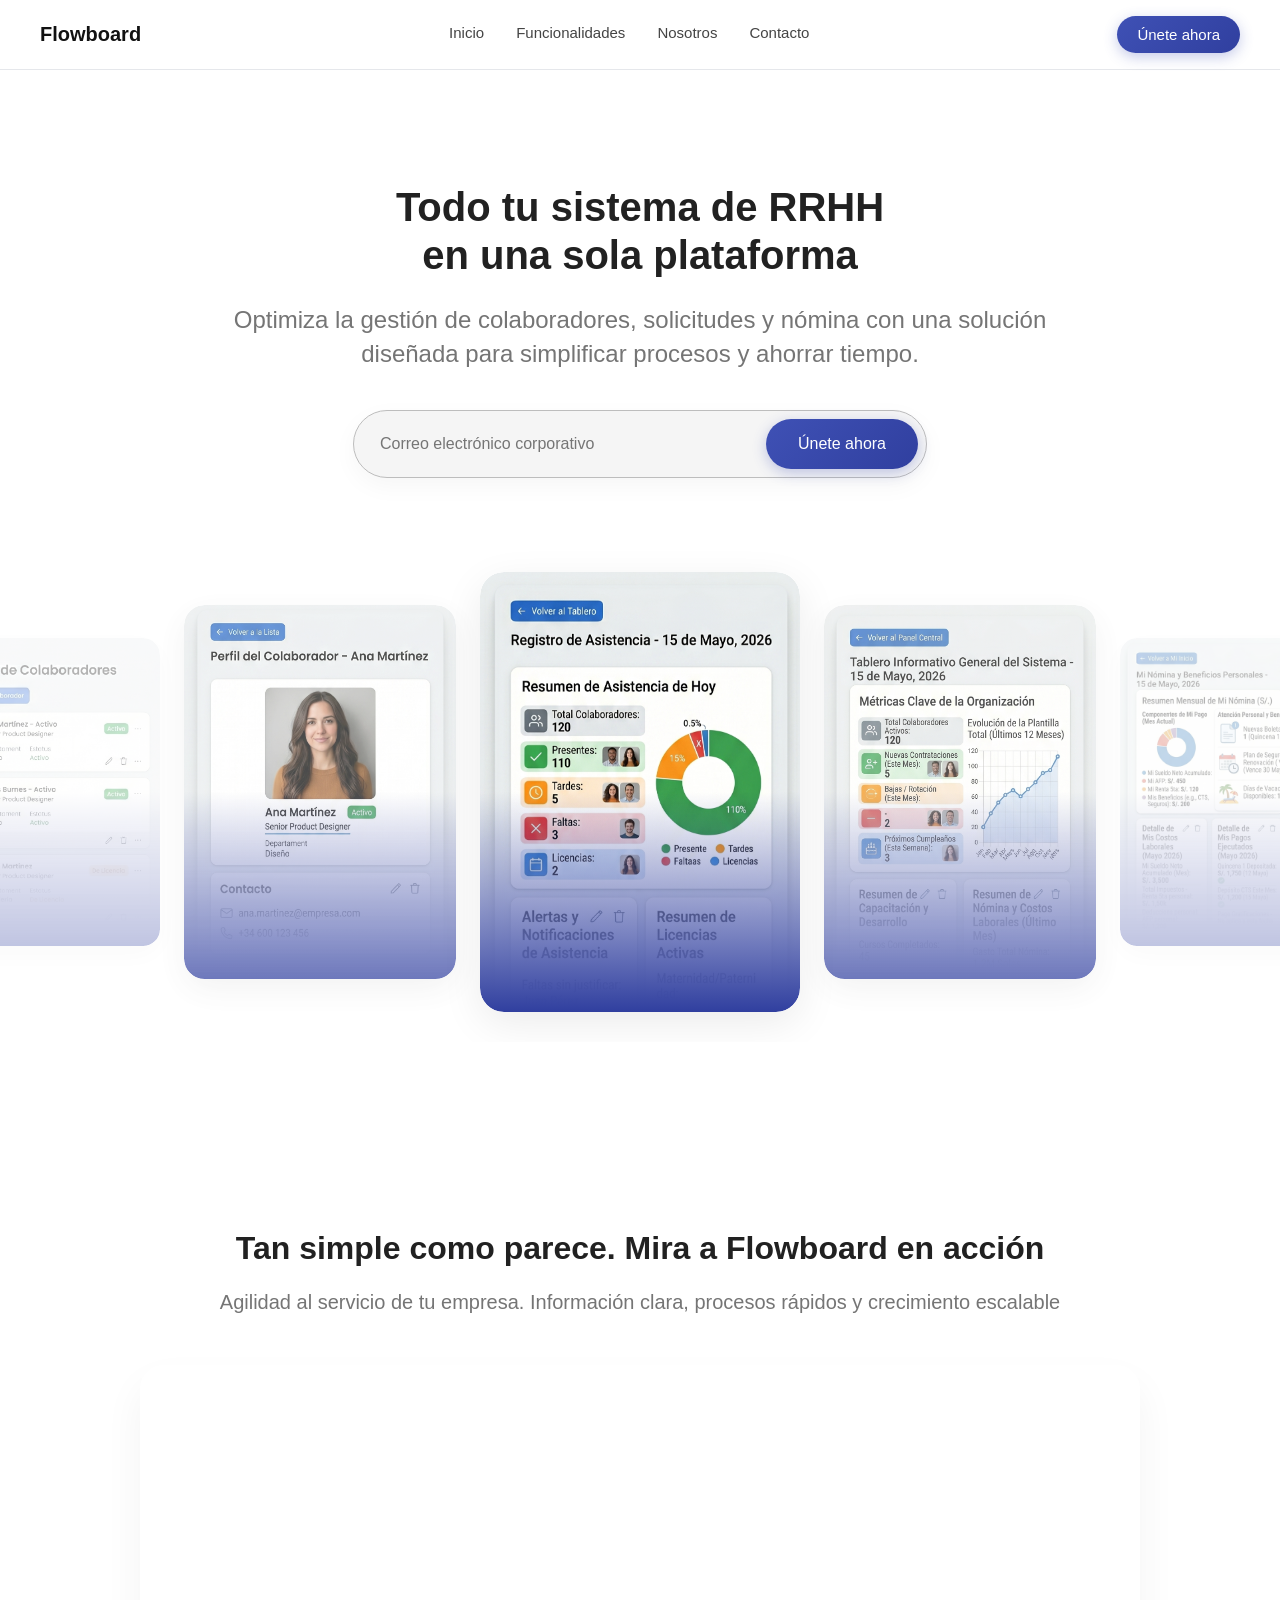
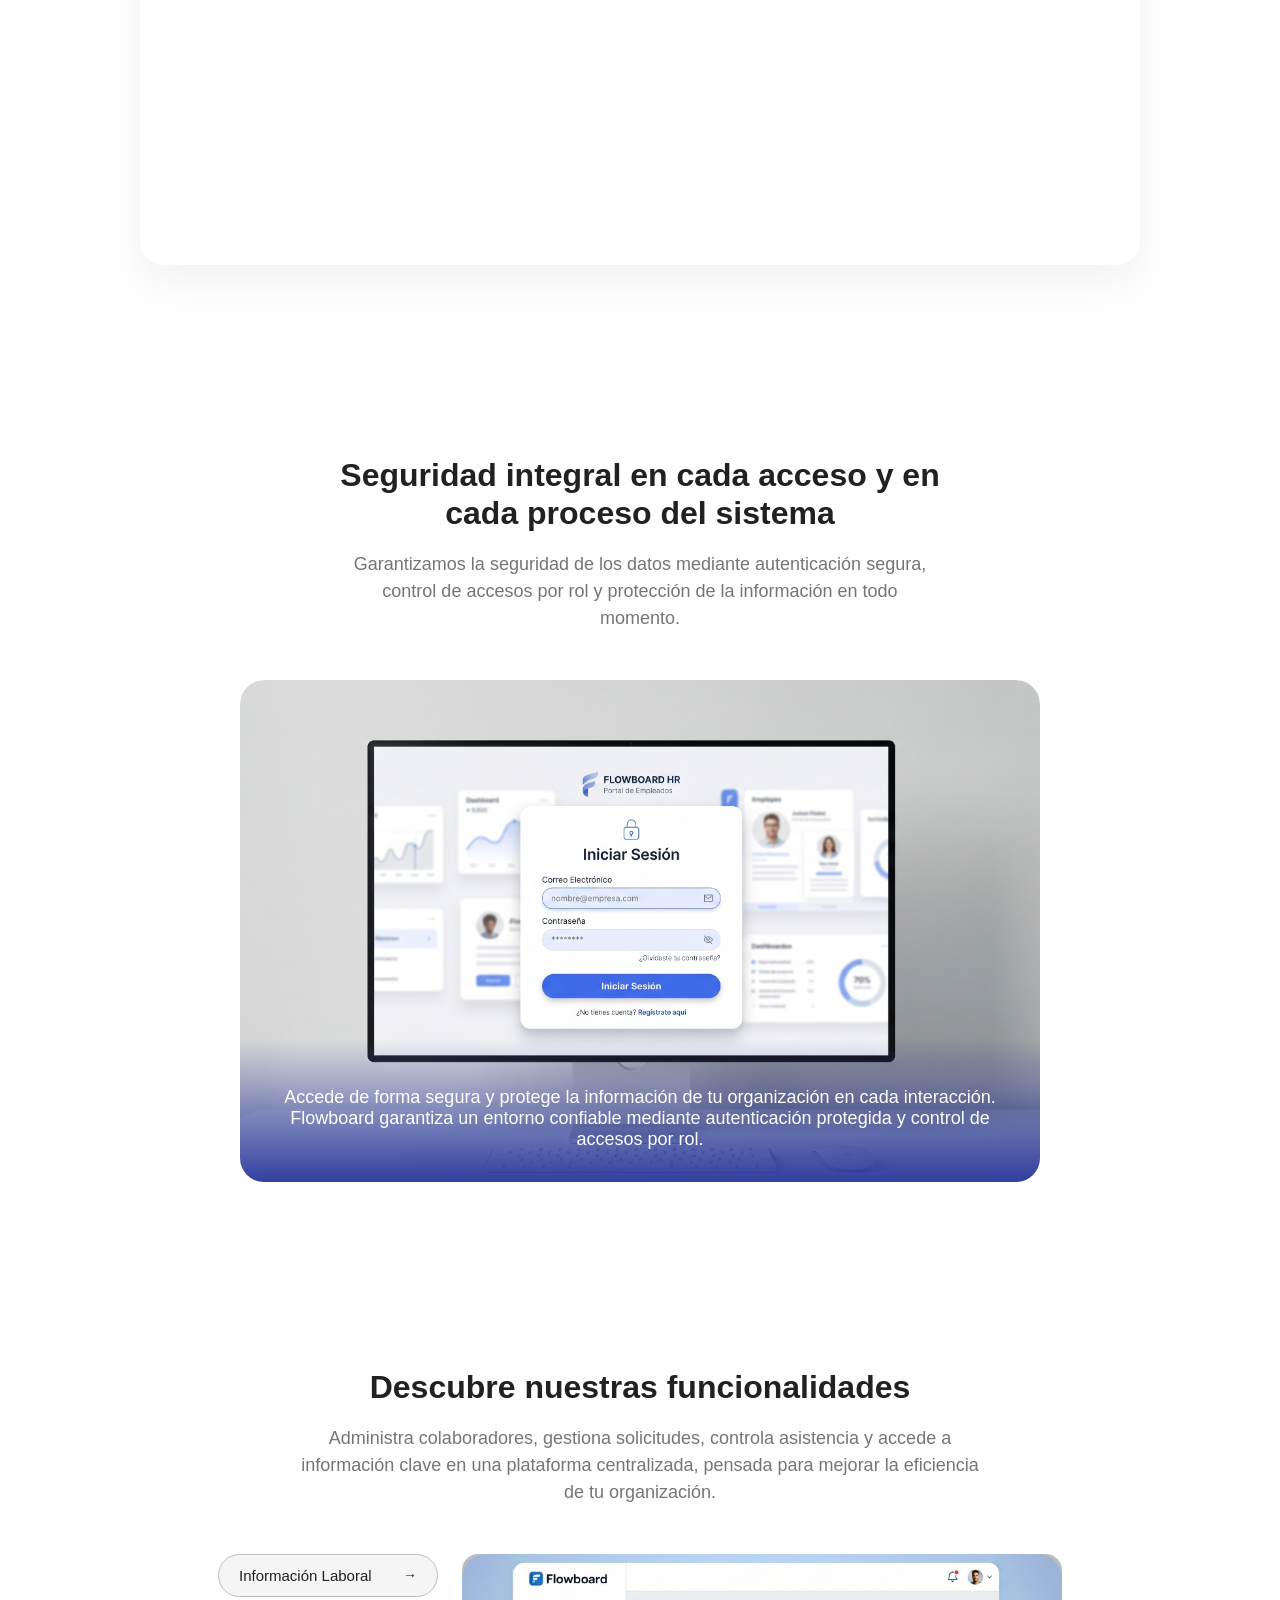
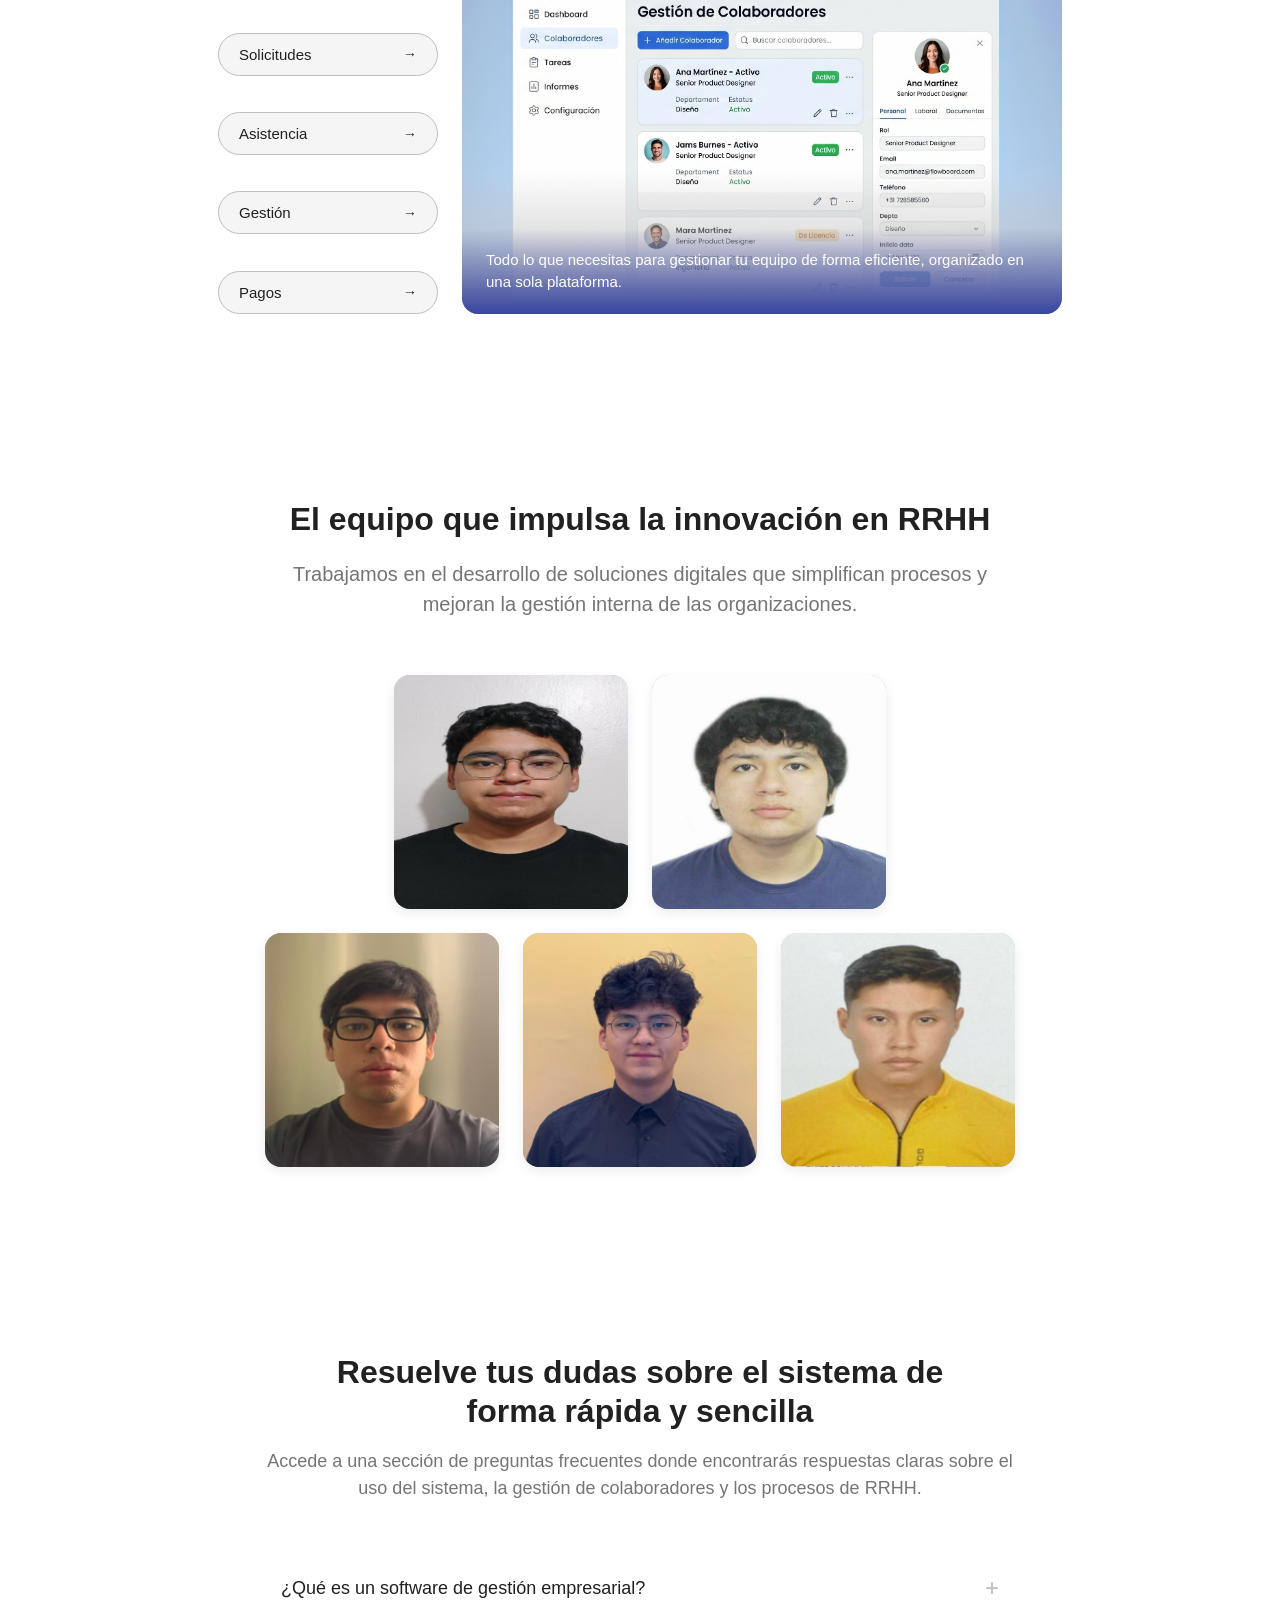
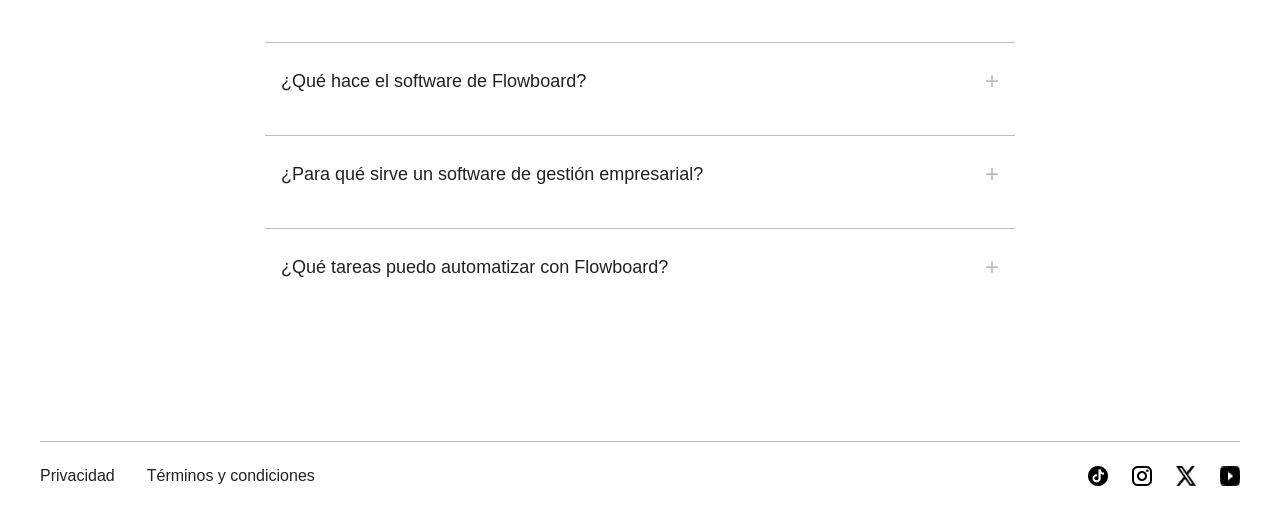
<file: index.html>
<!DOCTYPE html>
<html lang="es">

<head>
    <meta charset="UTF-8">
    <meta name="viewport" content="width=device-width, initial-scale=1.0">
    <link rel="stylesheet" href="src/styles.css">
    <link rel="icon" type="image/png" href="src/assets/Head-favicon/Header-icon.png">
    <title>Flowboard</title>
</head>

<body>
    <div id="notification-banner" class="notification-banner">
        <span id="notification-text"></span>
    </div>
    <header class="header">
        <div class="header-container">
            <div class="header-logo">
                <span class="logo-text">Flowboard</span>
            </div>

            <nav class="header-nav">
                <a href="#hero-section" class="nav-link">Inicio</a>
                <a href="#funcionalidades-section" class="nav-link">Funcionalidades</a>
                <a href="#nosotros" class="nav-link">Nosotros</a>
                <a href="#Contacto" class="nav-link">Contacto</a>
            </nav>

            <div class="header-cta">
                <button class="header-button">Únete ahora</button>
            </div>
        </div>
    </header>
    <section class="hero-section" id="hero-section">
        <div class="hero-container">
            <h1 class="hero-title">Todo tu sistema de RRHH en una sola plataforma</h1>

            <p class="hero-lead">
                Optimiza la gestión de colaboradores, solicitudes y nómina con una solución diseñada para simplificar
                procesos y ahorrar tiempo.
            </p>

        <form class="cta-form" id="subscription-form">
            <div class="input-container">
                <input type="email" placeholder="Correo electrónico corporativo" class="hero-input" required>
                <button type="submit" class="hero-button">Únete ahora</button>
            </div>
            <p id="form-message" class="form-message"></p>
        </form>
        </div>
        <div class="carousel-container">
            <div class="visual-card"><img src="src/assets/Hero-Section-Images/Hero-Section-Image1.png"
                    alt="Flowboard Dashboard" class="card-image"></div>
            <div class="visual-card"><img src="src/assets/Hero-Section-Images/Hero-Section-Image2.png"
                    alt="Flowboard Dashboard" class="card-image"></div>
            <div class="visual-card"><img src="src/assets/Hero-Section-Images/Hero-Section-Image3.png"
                    alt="Flowboard Dashboard" class="card-image"></div>
            <div class="visual-card"><img src="src/assets/Hero-Section-Images/Hero-Section-Image4.png"
                    alt="Flowboard Dashboard" class="card-image"></div>
            <div class="visual-card"><img src="src/assets/Hero-Section-Images/Hero-Section-Image5.png"
                    alt="Flowboard Dashboard" class="card-image"></div>
        </div>
    </section>
    <section class="software-demo-section" id="funcionalidades-section">
        <div class="demo-container">
            <h2 class="demo-title">Tan simple como parece. Mira a Flowboard en acción</h2>

            <p class="demo-subtitle">
                Agilidad al servicio de tu empresa. Información clara, procesos rápidos y crecimiento escalable
            </p>

            <div class="video-container">
                <video class="demo-gif" autoplay loop muted playsinline>
                    <source src="src/assets/DemoSection-gif/Software-demo-section.mp4" type="video/mp4">
                </video>
            </div>
        </div>
    </section>

    <section class="security-section" id="security">
        <div class="security-container">
            <h2 class="security-title">Seguridad integral en cada acceso y en cada proceso del sistema</h2>
            <p class="security-subtitle">Garantizamos la seguridad de los datos mediante autenticación segura, control
                de accesos por rol y protección de la información en todo momento.</p>

            <div class="security-display">
                <img src="src/assets/Security-section-images/Security-section-image1.png" alt="Seguridad Flowboard"
                    class="security-image">
                <div class="security-overlay">
                    <p class="security-overlay-text">Accede de forma segura y protege la información de tu organización
                        en cada interacción.
                        Flowboard garantiza un entorno confiable mediante autenticación protegida y control de accesos
                        por rol.</p>
                </div>
            </div>
        </div>
    </section>

    <section class="features-section" id="funcionalidades">
        <div class="features-container">
            <h2 class="features-title">Descubre nuestras funcionalidades</h2>
            <p class="features-subtitle">Administra colaboradores, gestiona solicitudes, controla asistencia y accede a
                información clave en una plataforma centralizada, pensada para mejorar la eficiencia de tu organización.
            </p>

            <div class="features-layout">
                <div class="features-list">
                    <button class="feature-pill" onclick="selectFeature(this, 0)">Información Laboral <span
                            class="pill-arrow">→</span></button>
                    <button class="feature-pill" onclick="selectFeature(this, 1)">Solicitudes <span
                            class="pill-arrow">→</span></button>
                    <button class="feature-pill" onclick="selectFeature(this, 2)">Asistencia <span
                            class="pill-arrow">→</span></button>
                    <button class="feature-pill" onclick="selectFeature(this, 3)">Gestión <span
                            class="pill-arrow">→</span></button>
                    <button class="feature-pill" onclick="selectFeature(this, 4)">Pagos <span
                            class="pill-arrow">→</span></button>
                </div>

                <div class="features-display">
                    <img src="src/assets/Features-Section-Images/Features-Section-Image1.png" alt="Flowboard Dashboard"
                        class="card-image features-image">
                    <p class="features-desc-text">Todo lo que necesitas para gestionar tu equipo de forma eficiente,
                        organizado en una sola plataforma.</p>
                </div>
            </div>
    </section>

    <section id="nosotros" class="team-section">
        <div class="team-container">
            <h2 class="team-title">El equipo que impulsa la innovación en RRHH</h2>

            <p class="team-subtitle">
                Trabajamos en el desarrollo de soluciones digitales que simplifican procesos y mejoran la gestión
                interna de las organizaciones.
            </p>

            <div class="team-grid">

                <div class="team-member">
                    <img src="src/assets/team/diego_diaz.png" alt="Diego Díaz" class="member-photo">
                </div>

                <div class="team-member">
                    <img src="src/assets/team/oscar_vasquez.png" alt="Oscar Vasquez" class="member-photo">
                </div>

                <div class="team-member">
                    <img src="src/assets/team/dario_avila.png" alt="Dario Avila" class="member-photo">
                </div>

                <div class="team-member">
                    <img src="src/assets/team/salym_galvez.png" alt="Salym Galvez" class="member-photo">
                </div>

                <div class="team-member">
                    <img src="src/assets/team/josue_carpio.png" alt="Josué Carpio" class="member-photo">
                </div>

            </div>
        </div>
    </section>

    <section class="faq-section" id="Contacto">
        <div class="faq-container">
            <h2 class="faq-title">Resuelve tus dudas sobre el sistema de forma rápida y sencilla</h2>
            <p class="faq-subtitle">Accede a una sección de preguntas frecuentes donde encontrarás respuestas claras
                sobre el uso del sistema, la gestión de colaboradores y los procesos de RRHH.</p>

            <div class="faq-list">
                <div class="faq-item">
                    <p class="faq-question">¿Qué es un software de gestión empresarial?</p>
                    <p class="faq-answer">Es una solución tecnológica diseñada para digitalizar y centralizar todas las
                        interacciones, tareas y flujos de trabajo entre los colaboradores de una empresa. Su objetivo
                        principal es transformar procesos manuales en flujos digitales eficientes, permitiendo que cada
                        área de la organización esté conectada en un mismo entorno.</p>
                </div>
                <hr class="faq-divider">
                <div class="faq-item">
                    <p class="faq-question">¿Qué hace el software de Flowboard?</p>
                    <p class="faq-answer">Flowboard es un ecosistema integral altamente personalizable que se adapta a
                        las necesidades específicas de cada organización. Ofrece un conjunto robusto de funcionalidades
                        diseñadas especialmente para que las pequeñas y medianas empresas puedan gestionar su talento y
                        operaciones con herramientas de nivel corporativo.</p>
                </div>
                <hr class="faq-divider">

                <div class="faq-item">
                    <p class="faq-question">¿Para qué sirve un software de gestión empresarial?</p>
                    <p class="faq-answer">Su propósito es impulsar la productividad mediante la automatización de tareas
                        repetitivas y la centralización de la información en tiempo real. Esto facilita una toma de
                        decisiones estratégica basada en datos precisos, agiliza los procesos internos y permite que el
                        equipo se enfoque en lo que realmente importa: el crecimiento del negocio.</p>
                </div>
                <hr class="faq-divider">

                <div class="faq-item">
                    <p class="faq-question">¿Qué tareas puedo automatizar con Flowboard?</p>
                    <p class="faq-answer">Con Flowboard, puedes transformar la operatividad diaria mediante la
                        automatización del envío de solicitudes y la interacción constante entre colaboradores,
                        estableciendo un canal de comunicación directo y eficiente con el departamento de RRHH. La
                        plataforma integra la recuperación automática de datos de asistencia para optimizar la gestión
                        del personal, facilita el procesamiento instantáneo para aceptar o declinar solicitudes
                        recurrentes y asegura un control financiero y administrativo riguroso mediante el envío de
                        notificaciones automáticas cuando se detectan pagos pendientes o incumplimientos en fechas
                        específicas.</p>
                </div>
            </div>
        </div>
    </section>

    <footer class="main-footer">
        <div class="footer-container">
            <hr class="footer-divider">
            <div class="footer-content">
                <div class="footer-links">
                    <a href="privacy.html" class="footer-link">Privacidad</a>
                    <a href="terms.html" class="footer-link">Términos y condiciones</a>
                </div>

                <div class="footer-socials">
                    <a href="#" class="social-icon">
                        <img src="src/assets/icons/tiktok-icon.png" alt="TikTok">
                    </a>
                    <a href="#" class="social-icon">
                        <img src="src/assets/icons/instagram-icon.png" alt="Instagram">
                    </a>
                    <a href="#" class="social-icon">
                        <img src="src/assets/icons/x-icon.png" alt="X">
                    </a>
                    <a href="#" class="social-icon">
                        <img src="src/assets/icons/youtube-icon.png" alt="YouTube">
                    </a>
                </div>
            </div>
        </div>
    </footer>
</body>

<script src="src/script.js"></script>

</html>
</file>
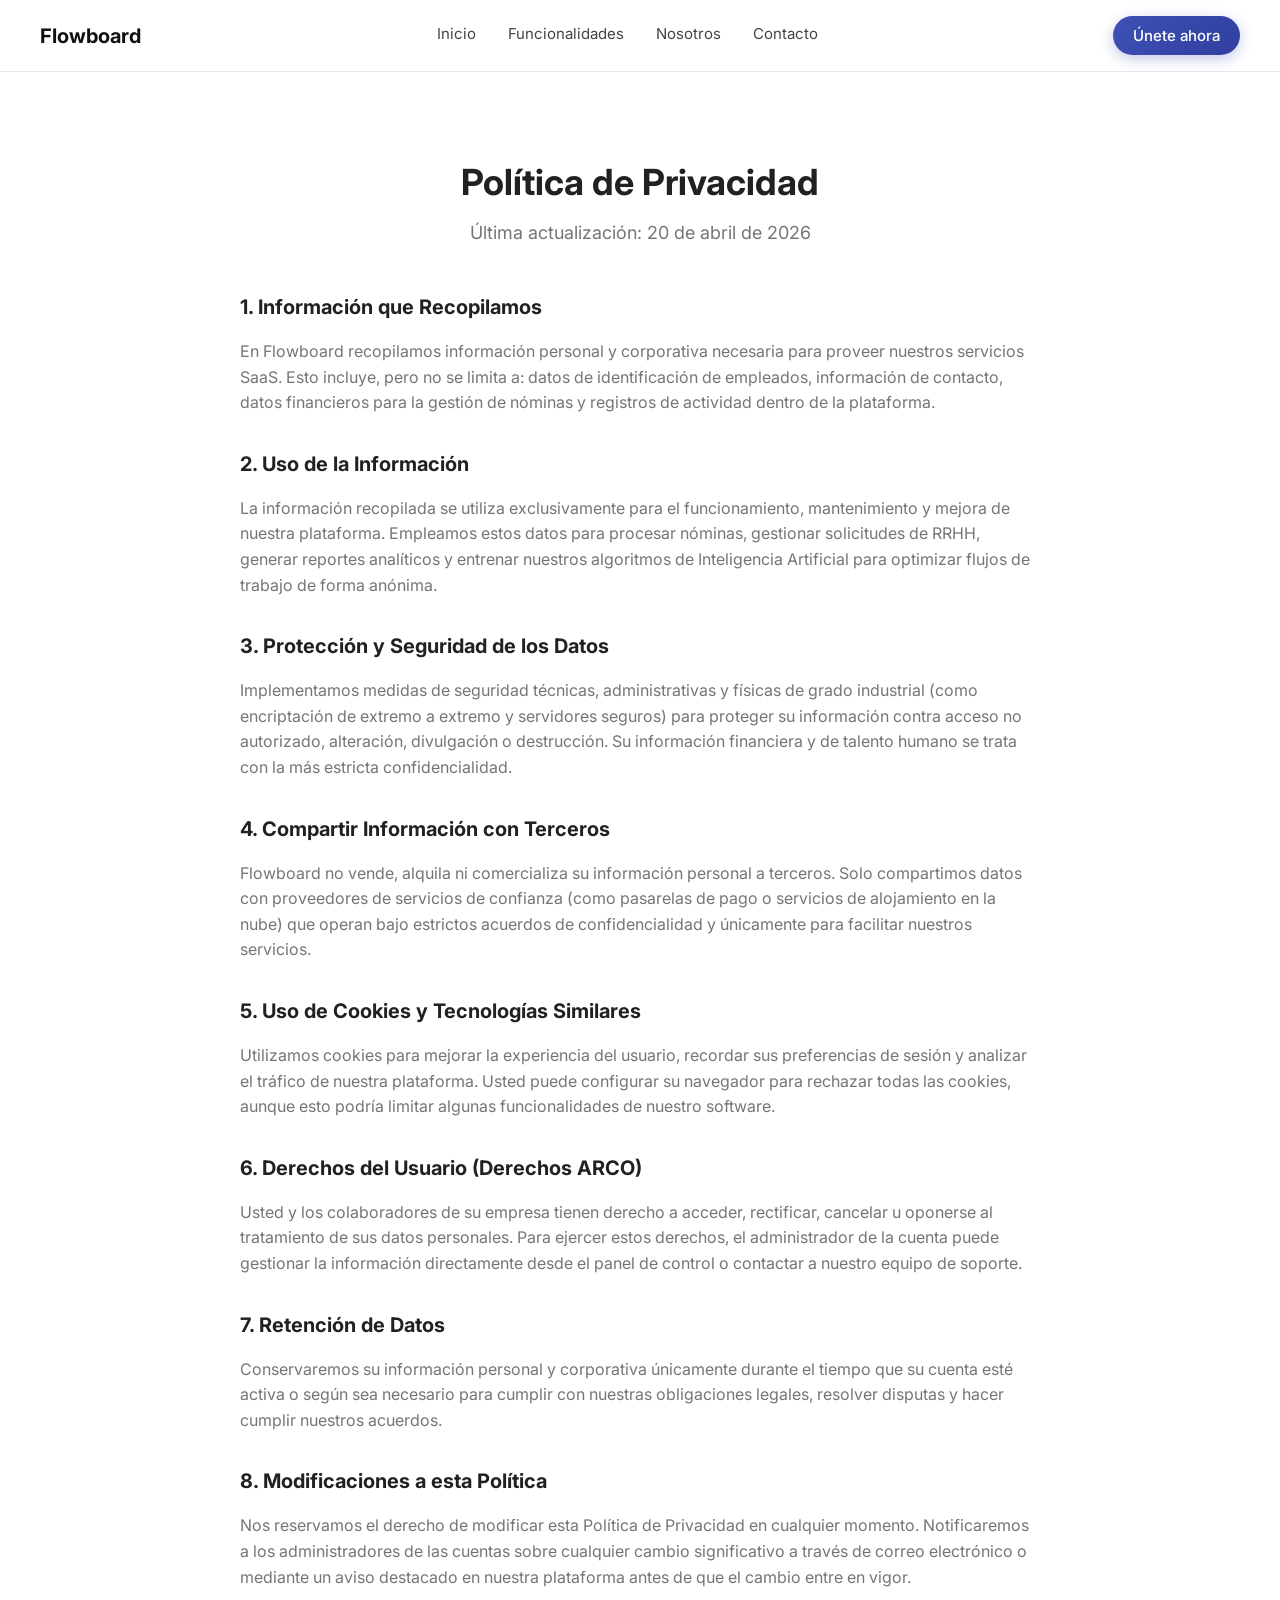
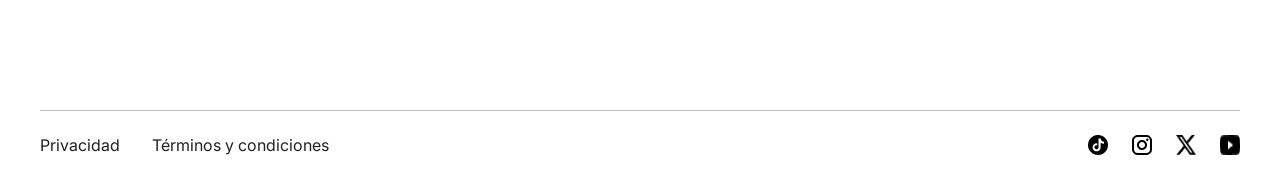
<file: privacy.html>
<!DOCTYPE html>
<html lang="es">
<head>
    <meta charset="UTF-8">
    <meta name="viewport" content="width=device-width, initial-scale=1.0">
    <link href="https://fonts.googleapis.com/css2?family=Inter:wght@400;500;600;700&display=swap" rel="stylesheet">
    <link rel="stylesheet" href="src/styles.css">
    <title>Política de Privacidad - Flowboard</title>
</head>
<body>
    <header class="header">
        <div class="header-container">
            <div class="header-logo">
                <a href="index.html" style="text-decoration: none;"><span class="logo-text">Flowboard</span></a>
            </div>
            <nav class="header-nav">
                <a href="index.html#hero-section" class="nav-link">Inicio</a>
                <a href="index.html#funcionalidades" class="nav-link">Funcionalidades</a>
                <a href="index.html#nosotros" class="nav-link">Nosotros</a>
                <a href="index.html#contacto" class="nav-link">Contacto</a>
            </nav>
            <div class="header-cta">
                <button class="header-button">Únete ahora</button>
            </div>
        </div>
    </header>

    <main class="legal-section">
        <div class="legal-container">
            <h1 class="legal-title">Política de Privacidad</h1>
            <p class="legal-date">Última actualización: 20 de abril de 2026</p>

            <div class="legal-content">
                <h3>1. Información que Recopilamos</h3>
                <p>En Flowboard recopilamos información personal y corporativa necesaria para proveer nuestros servicios SaaS. Esto incluye, pero no se limita a: datos de identificación de empleados, información de contacto, datos financieros para la gestión de nóminas y registros de actividad dentro de la plataforma.</p>

                <h3>2. Uso de la Información</h3>
                <p>La información recopilada se utiliza exclusivamente para el funcionamiento, mantenimiento y mejora de nuestra plataforma. Empleamos estos datos para procesar nóminas, gestionar solicitudes de RRHH, generar reportes analíticos y entrenar nuestros algoritmos de Inteligencia Artificial para optimizar flujos de trabajo de forma anónima.</p>

                <h3>3. Protección y Seguridad de los Datos</h3>
                <p>Implementamos medidas de seguridad técnicas, administrativas y físicas de grado industrial (como encriptación de extremo a extremo y servidores seguros) para proteger su información contra acceso no autorizado, alteración, divulgación o destrucción. Su información financiera y de talento humano se trata con la más estricta confidencialidad.</p>

                <h3>4. Compartir Información con Terceros</h3>
                <p>Flowboard no vende, alquila ni comercializa su información personal a terceros. Solo compartimos datos con proveedores de servicios de confianza (como pasarelas de pago o servicios de alojamiento en la nube) que operan bajo estrictos acuerdos de confidencialidad y únicamente para facilitar nuestros servicios.</p>

                <h3>5. Uso de Cookies y Tecnologías Similares</h3>
                <p>Utilizamos cookies para mejorar la experiencia del usuario, recordar sus preferencias de sesión y analizar el tráfico de nuestra plataforma. Usted puede configurar su navegador para rechazar todas las cookies, aunque esto podría limitar algunas funcionalidades de nuestro software.</p>

                <h3>6. Derechos del Usuario (Derechos ARCO)</h3>
                <p>Usted y los colaboradores de su empresa tienen derecho a acceder, rectificar, cancelar u oponerse al tratamiento de sus datos personales. Para ejercer estos derechos, el administrador de la cuenta puede gestionar la información directamente desde el panel de control o contactar a nuestro equipo de soporte.</p>

                <h3>7. Retención de Datos</h3>
                <p>Conservaremos su información personal y corporativa únicamente durante el tiempo que su cuenta esté activa o según sea necesario para cumplir con nuestras obligaciones legales, resolver disputas y hacer cumplir nuestros acuerdos.</p>

                <h3>8. Modificaciones a esta Política</h3>
                <p>Nos reservamos el derecho de modificar esta Política de Privacidad en cualquier momento. Notificaremos a los administradores de las cuentas sobre cualquier cambio significativo a través de correo electrónico o mediante un aviso destacado en nuestra plataforma antes de que el cambio entre en vigor.</p>
            </div>
        </div>
    </main>

    <footer class="main-footer">
        <div class="footer-container">
            <hr class="footer-divider">
            <div class="footer-content">
                <div class="footer-links">
                    <a href="privacy.html" class="footer-link">Privacidad</a>
                    <a href="terms.html" class="footer-link">Términos y condiciones</a>
                </div>
                <div class="footer-socials">
                    <a href="#" class="social-icon"><img src="src/assets/icons/tiktok-icon.png" alt="TikTok"></a>
                    <a href="#" class="social-icon"><img src="src/assets/icons/instagram-icon.png" alt="Instagram"></a>
                    <a href="#" class="social-icon"><img src="src/assets/icons/x-icon.png" alt="X"></a>
                    <a href="#" class="social-icon"><img src="src/assets/icons/youtube-icon.png" alt="YouTube"></a>
                </div>
            </div>
        </div>
    </footer>
</body>
</html>
</file>
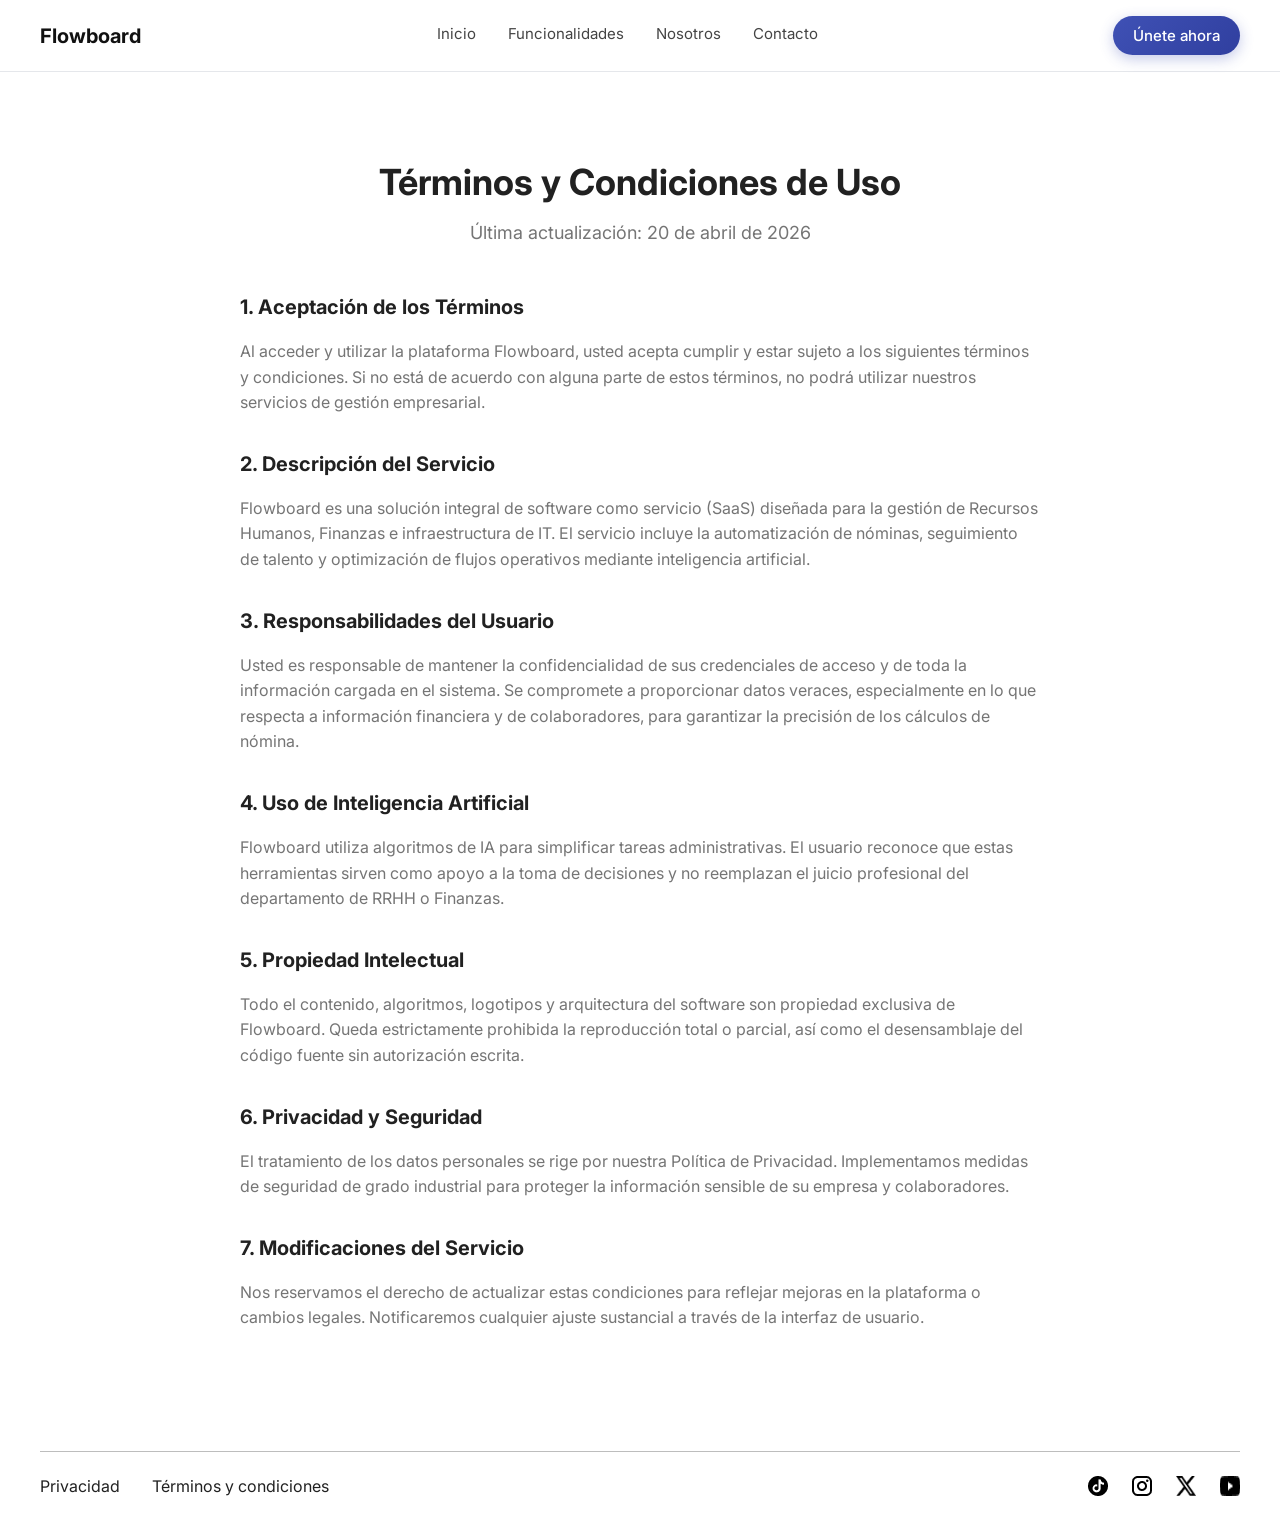
<file: terms.html>
<!DOCTYPE html>
<html lang="es">
<head>
    <meta charset="UTF-8">
    <meta name="viewport" content="width=device-width, initial-scale=1.0">
    <link rel="stylesheet" href="src/styles.css">
    <link href="https://fonts.googleapis.com/css2?family=Inter:wght@400;500;700&display=swap" rel="stylesheet">
    <title>Términos y Condiciones - Flowboard</title>
</head>
<body>
    <header class="header">
        <div class="header-container">
            <div class="header-logo">
                <a href="index.html" style="text-decoration: none;"><span class="logo-text">Flowboard</span></a>
            </div>
            <nav class="header-nav">
                <a href="index.html#hero-section" class="nav-link">Inicio</a>
                <a href="index.html#funcionalidades" class="nav-link">Funcionalidades</a>
                <a href="index.html#nosotros" class="nav-link">Nosotros</a>
                <a href="index.html#contacto" class="nav-link">Contacto</a>
            </nav>
            <div class="header-cta">
                <button class="header-button">Únete ahora</button>
            </div>
        </div>
    </header>

    <main class="legal-section">
        <div class="legal-container">
            <h1 class="legal-title">Términos y Condiciones de Uso</h1>
            <p class="legal-date">Última actualización: 20 de abril de 2026</p>

            <div class="legal-content">
                <h3>1. Aceptación de los Términos</h3>
                <p>Al acceder y utilizar la plataforma Flowboard, usted acepta cumplir y estar sujeto a los siguientes términos y condiciones. Si no está de acuerdo con alguna parte de estos términos, no podrá utilizar nuestros servicios de gestión empresarial.</p>

                <h3>2. Descripción del Servicio</h3>
                <p>Flowboard es una solución integral de software como servicio (SaaS) diseñada para la gestión de Recursos Humanos, Finanzas e infraestructura de IT. El servicio incluye la automatización de nóminas, seguimiento de talento y optimización de flujos operativos mediante inteligencia artificial.</p>

                <h3>3. Responsabilidades del Usuario</h3>
                <p>Usted es responsable de mantener la confidencialidad de sus credenciales de acceso y de toda la información cargada en el sistema. Se compromete a proporcionar datos veraces, especialmente en lo que respecta a información financiera y de colaboradores, para garantizar la precisión de los cálculos de nómina.</p>

                <h3>4. Uso de Inteligencia Artificial</h3>
                <p>Flowboard utiliza algoritmos de IA para simplificar tareas administrativas. El usuario reconoce que estas herramientas sirven como apoyo a la toma de decisiones y no reemplazan el juicio profesional del departamento de RRHH o Finanzas.</p>

                <h3>5. Propiedad Intelectual</h3>
                <p>Todo el contenido, algoritmos, logotipos y arquitectura del software son propiedad exclusiva de Flowboard. Queda estrictamente prohibida la reproducción total o parcial, así como el desensamblaje del código fuente sin autorización escrita.</p>

                <h3>6. Privacidad y Seguridad</h3>
                <p>El tratamiento de los datos personales se rige por nuestra Política de Privacidad. Implementamos medidas de seguridad de grado industrial para proteger la información sensible de su empresa y colaboradores.</p>

                <h3>7. Modificaciones del Servicio</h3>
                <p>Nos reservamos el derecho de actualizar estas condiciones para reflejar mejoras en la plataforma o cambios legales. Notificaremos cualquier ajuste sustancial a través de la interfaz de usuario.</p>
            </div>
        </div>
    </main>

    <footer class="main-footer">
        <div class="footer-container">
            <hr class="footer-divider">
            <div class="footer-content">
                <div class="footer-links">
                    <a href="privacy.html" class="footer-link">Privacidad</a>
                    <a href="terms.html" class="footer-link">Términos y condiciones</a>
                </div>
                <div class="footer-socials">
                    <a href="#" class="social-icon"><img src="src/assets/icons/tiktok-icon.png" alt="TikTok"></a>
                    <a href="#" class="social-icon"><img src="src/assets/icons/instagram-icon.png" alt="Instagram"></a>
                    <a href="#" class="social-icon"><img src="src/assets/icons/x-icon.png" alt="X"></a>
                    <a href="#" class="social-icon"><img src="src/assets/icons/youtube-icon.png" alt="YouTube"></a>
                </div>
            </div>
        </div>
    </footer>
</body>
</html>
</file>
<file: src/styles.css>
:root {
    --primary-color: #3f51b5;     
    --primary-text: #212121;      
    --secondary-text: #757575;    
    --divider-color: #BDBDBD;     
    --input-bg-color: #F5F5F5;   
    --background-color: #FFFFFF; 
    --white: #FFFFFF;             
}

html {
    scroll-behavior: smooth;
}

body {
    font-family: 'Inter', sans-serif;
    margin: 0;
    -webkit-font-smoothing: antialiased;
}

.legal-content h3, 
.legal-content p {
    font-family: 'Inter', sans-serif;
}

.hero-section {
    background-color: var(--background-color);
    padding: 80px 0;
    text-align: center;
    position: relative;
    overflow: hidden;
}

.hero-container {
    max-width: 1200px;
    margin: 0 auto;
    padding: 0 24px;
}

.hero-title {
    font-family: 'Inter', sans-serif;
    font-size: 40px;
    line-height: 1.2;
    color: var(--primary-text);
    margin-bottom: 16px;
    max-width: 516px;
    margin-left: auto;
    margin-right: auto;
}

.hero-lead {
    font-family: 'Inter', sans-serif;
    font-size: 24px;
    line-height: 1.4;
    color: var(--secondary-text);
    margin-bottom: 40px;
    max-width: 916px;
    margin-left: auto;
    margin-right: auto;
}

.hero-container, .carousel-container {
    position: relative;
    z-index: 1;
}

.cta-form {
    margin-bottom: 64px;
    display: flex;
    justify-content: center;
}

.notification-banner {
    position: fixed;
    top: -100px; 
    left: 50%;
    transform: translateX(-50%);
    width: auto;
    min-width: 300px;
    background: linear-gradient(135deg, #2e7d32 0%, #43a047 100%); 
    color: white;
    padding: 16px 32px;
    border-radius: 0 0 16px 16px; 
    box-shadow: 0 8px 32px rgba(0, 0, 0, 0.15);
    font-family: 'Inter', sans-serif;
    font-weight: 600;
    text-align: center;
    z-index: 1000; 
    transition: top 0.5s cubic-bezier(0.175, 0.885, 0.32, 1.275);
}

.notification-banner.show {
    top: 0; 
}

.notification-banner.error {
    background: linear-gradient(135deg, #d32f2f 0%, #f44336 100%);
}

.input-container {
    display: flex;
    align-items: center;
    background-color: var(--input-bg-color);
    border-radius: 64px;
    padding: 8px 8px 8px 24px;
    width: 100%;
    max-width: 540px;
    border: 1px solid var(--divider-color);
    box-shadow: 0 8px 24px rgba(0, 0, 0, 0.04);
    transition: box-shadow 0.3s ease, border-color 0.3s ease;
}

.input-container:focus-within {
    box-shadow: 0 8px 32px rgba(63, 81, 181, 0.2);
    border-color: var(--primary-color);
}

.hero-input {
    font-family: 'Inter', sans-serif;
    font-size: 16px;
    border: none;
    background-color: transparent;
    outline: none;
    flex: 1; 
    min-width: 0;
}

.hero-input::placeholder {
    color: var(--secondary-text);
}

.hero-button, .header-button {
    font-family: 'Inter', sans-serif;
    font-size: 16px;
    font-weight: 500;
    padding: 16px 32px;
    background: linear-gradient(135deg, var(--primary-color) 0%, #303f9f 100%);
    color: var(--white);
    border: none;
    border-radius: 40px;
    cursor: pointer;
    box-shadow: 0 4px 14px rgba(63, 81, 181, 0.3);
    transition: transform 0.2s ease, box-shadow 0.2s ease, filter 0.2s ease;
}

.header-button {
    padding: 10px 20px;
    font-size: 15px;
    border-radius: 20px;
}

.hero-button:hover, .header-button:hover {
    transform: translateY(-2px);
    box-shadow: 0 6px 20px rgba(63, 81, 181, 0.5);
    filter: brightness(1.1);
    opacity: 1;
}

.carousel-container {
    position: relative;
    width: 100%;         
    height: 500px;
    display: flex;
    justify-content: center;
    align-items: center;
    overflow: hidden;   
    margin-top: 24px; 
}
.card-image {
    width: 100%;
    height: 100%;
    object-fit: cover;
    object-position: center center;
    border-radius: 24px;
}
.visual-card {
    position: absolute;
    width: 320px;
    height: 440px;
    border-radius: 24px;
    transition: transform 0.6s cubic-bezier(0.25, 1, 0.5, 1), opacity 0.5s ease, z-index 0.6s;
    cursor: pointer;
    box-shadow: 0 12px 40px rgba(0,0,0,0.08);
    overflow: hidden;
}

.visual-card::after {
    content: '';
    position: absolute;
    bottom: 0;
    left: 0;
    width: 100%;
    height: 50%;
    background: linear-gradient(to bottom, transparent, #303F9F);
    border-radius: 0 0 24px 24px;
    pointer-events: none;
}
.card-active {
    transform: translateX(0) scale(1);
    z-index: 3;
    opacity: 1;
}

.card-prev-1 {
    transform: translateX(-100%) scale(0.85);
    z-index: 2;
    opacity: 0.7;
}

.card-next-1 {
    transform: translateX(100%) scale(0.85); 
    z-index: 2;
    opacity: 0.7;
}

.card-prev-2 {
    transform: translateX(-185%) scale(0.7); 
    z-index: 1;
    opacity: 0.3;
}

.card-next-2 {      
    transform: translateX(185%) scale(0.7); 
    z-index: 1;
    opacity: 0.3;
}

.software-demo-section {
    scroll-margin-top: 80px;
    padding: 80px 0;
    background-color: var(--background-color);
    text-align: center;
}

.demo-container {
    max-width: 1200px;
    margin: 0 auto;
    padding: 0 24px;
}

.demo-title {
    font-family: 'Inter', sans-serif;
    font-size: 32px; 
    font-weight: 700;
    line-height: 1.2;
    color: var(--primary-text);
    margin-bottom: 16px; 
    max-width: 900px; 
    margin-left: auto;
    margin-right: auto;
}

.demo-subtitle {
    font-family: 'Inter', sans-serif;
    font-size: 20px;
    line-height: 1.5;
    color: var(--secondary-text);
    margin-bottom: 48px; 
    max-width: 850px;
    margin-left: auto;
    margin-right: auto;
}

.video-container {
    width: 100%;
    max-width: 1000px; 
    margin: 0 auto;
}

.video-placeholder {
    width: 100%;
    aspect-ratio: 16 / 9; 
    background-color: var(--divider-color);
    border-radius: 24px; 
    box-shadow: 0 20px 40px rgba(0,0,0,0.05); 
    transition: transform 0.3s ease;
}

.video-placeholder:hover {
    transform: translateY(-4px); 
}

.main-footer {
    background-color: var(--background-color);
    padding: 32px 0;
}

.footer-container {
    max-width: 1200px;
    margin: 0 auto;
    padding: 0 24px;
}

.footer-divider {
    border: 0;
    border-top: 1px solid var(--divider-color);
    margin-bottom: 24px;
}

.footer-content {
    display: flex;
    justify-content: space-between; 
    align-items: center;
}

.footer-links {
    display: flex;
    gap: 32px; 
}

.footer-link {
    font-family: 'Inter', sans-serif;
    font-size: 16px;
    color: var(--primary-text);
    text-decoration: none;
    transition: color 0.2s ease;
}

.footer-link:hover {
    color: var(--primary-color);
}

.footer-socials {
    display: flex;
    gap: 24px;
    align-items: center;
}

.social-icon img {
    width: 20px;
    height: 20px;
    display: block;
    transition: transform 0.2s ease;
}

.social-icon:hover img {
    transform: scale(1.1);
}

.header {
    width: 100%;
    padding: 16px 0;
    position: sticky;
    top: 0;
    z-index: 100;
    background-color: #fff;
    border-bottom: 1px solid #e5e7eb;
    transition: background-color 0.3s ease, backdrop-filter 0.3s ease;
}

.header.scrolled {
    background-color: rgba(255, 255, 255, 0.7);
    backdrop-filter: blur(12px);
    border-bottom: none;
    -webkit-mask-image: linear-gradient(to bottom, black 70%, transparent 100%);
    mask-image: linear-gradient(to bottom, black 70%, transparent 100%);
}

.header-container {
    font-family: 'Inter', sans-serif;
    max-width: 1200px;
    margin: 0 auto;
    padding: 0 24px;
    display: flex;
    align-items: center;
    justify-content: space-between;
}

.logo-text {
    font-size: 20px;
    font-weight: 700;
    color: #111;
}

.header-nav {
    display: flex;
    gap: 32px;
}

.nav-link {
    text-decoration: none;
    font-size: 15px;
    color: #444;
    position: relative;
    padding-bottom: 4px;
    transition: color 0.2s ease;
}

.nav-link::after {
    content: '';
    position: absolute;
    width: 0;
    height: 2px;
    bottom: 0;
    left: 0;
    background-color: var(--primary-color);
    transition: width 0.3s ease;
}

.nav-link:hover {
    color: var(--primary-color);
}

.nav-link:hover::after {
    width: 100%;
}

.legal-section {
    padding: 64px 0;
    background-color: var(--background-color);
}

.legal-container {
    max-width: 800px;
    margin: 0 auto;
    padding: 0 24px;
    text-align: center;
}

.legal-title {
    font-family: 'Inter', sans-serif;
    font-size: 36px;
    color: var(--primary-text);
    margin-bottom: 8px;
}

.legal-date {
    font-family: 'Inter', sans-serif;
    font-size: 18px;
    color: var(--secondary-text);
    margin-bottom: 48px;
}

.legal-content {
    text-align: left; 
    line-height: 1.6;
    color: var(--primary-text);
}

.legal-content h3 {
    margin-top: 32px;
    margin-bottom: 12px;
    font-size: 20px;
    color: var(--primary-text);
}

.legal-content p {
    margin-bottom: 16px;
    font-size: 16px;
    color: var(--secondary-text);
}

.faq-section {
    padding: 80px 0;
    background-color: var(--background-color);
    text-align: center;
}

.faq-container {
    max-width: 1200px;
    margin: 0 auto;
    padding: 0 24px;
}

.faq-title {
    font-family: 'Inter', sans-serif;
    font-size: 32px;
    font-weight: 700;
    line-height: 1.2;
    color: var(--primary-text);
    margin-bottom: 16px;
    max-width: 700px;
    margin-left: auto;
    margin-right: auto;
}

.faq-subtitle {
    font-family: 'Inter', sans-serif;
    font-size: 18px;
    line-height: 1.5;
    color: var(--secondary-text);
    margin-bottom: 48px;
    max-width: 750px;
    margin-left: auto;
    margin-right: auto;
}

.faq-list {
    max-width: 750px;
    margin: 0 auto;
    text-align: left;
}

.faq-item {
    padding: 24px 16px;
    border-radius: 8px;
    transition: background-color 0.3s ease, transform 0.3s ease;
}

.faq-item:hover {
    background-color: rgba(63, 81, 181, 0.05);
    transform: translateX(8px);
}

.faq-question {
    font-family: 'Inter', sans-serif;
    font-size: 18px;
    font-weight: 500;
    color: var(--primary-text);
    margin: 0;
    background: none;
    border: none;
    cursor: pointer;
    text-align: left;
    width: 100%;
    padding: 0;
    display: flex;
    justify-content: space-between;
    align-items: center;
    transition: color 0.3s ease;
}

.faq-question::after {
    content: '+';
    font-size: 24px;
    font-weight: 300;
    transition: transform 0.3s ease;
    color: var(--divider-color);
}

.faq-item.active .faq-question {
    color: var(--primary-color);
}

.faq-item.active .faq-question::after {
    transform: rotate(45deg);
    color: var(--primary-color);
}

.faq-answer {
    font-family: 'Inter', sans-serif;
    font-size: 16px;
    line-height: 1.6;
    color: var(--secondary-text);
    max-height: 0;
    overflow: hidden;
    transition: max-height 0.4s cubic-bezier(0.4, 0, 0.2, 1), opacity 0.3s ease, margin-top 0.3s ease;
    opacity: 0;
    margin-top: 0;
}

.faq-item.active .faq-answer {
    max-height: 300px;
    opacity: 1;
    margin-top: 16px;
}

.faq-divider {
    border: 0;
    border-top: 1px solid var(--divider-color);
    margin: 0;
}

.faq-question:hover {
    color: #303f9f;
}
.team-section {
    padding: 80px 0;
    background-color: var(--background-color);
    text-align: center;
}

.team-container {
    max-width: 1200px;
    margin: 0 auto;
    padding: 0 24px;
}

.team-title {
    font-family: 'Inter', sans-serif;
    font-size: 32px;
    font-weight: 700;
    line-height: 1.2;
    color: var(--primary-text);
    margin-bottom: 16px;
}

.team-subtitle {
    font-family: 'Inter', sans-serif;
    font-size: 20px;
    line-height: 1.5;
    color: var(--secondary-text);
    margin-bottom: 56px;
    max-width: 700px;
    margin-left: auto;
    margin-right: auto;
}

.team-grid {
    display: grid;
    grid-template-columns: repeat(6, 1fr);
    gap: 24px;
    max-width: 750px; 
    margin: 0 auto;
}

.team-member:nth-child(1) { grid-column: 2 / 4; } 
.team-member:nth-child(2) { grid-column: 4 / 6; } 
.team-member:nth-child(3) { grid-column: 1 / 3; } 
.team-member:nth-child(4) { grid-column: 3 / 5; } 
.team-member:nth-child(5) { grid-column: 5 / 7; } 

.team-member {
    position: relative;
    aspect-ratio: 1 / 1; 
    border-radius: 16px;
    overflow: hidden;
    background-color: var(--divider-color);
    box-shadow: 0 4px 12px rgba(0,0,0,0.08);
    transition: transform 0.3s ease;
    cursor: pointer;
}

.team-member:hover {
    transform: translateY(-4px);
}

.member-photo {
    width: 100%;
    height: 100%;
    object-fit: cover;
    display: block;
    transition: transform 0.3s ease;
}

.team-member:hover .member-photo {
    transform: scale(1.05); 
}

@media (max-width: 600px) {
    .team-grid {
        grid-template-columns: repeat(2, 1fr); 
        max-width: 400px;
    }
    
    .team-member:nth-child(1),
    .team-member:nth-child(2),
    .team-member:nth-child(3),
    .team-member:nth-child(4) {
        grid-column: auto;
    }
    
    .team-member:nth-child(5) {
        grid-column: 1 / -1;
        width: 50%;
        justify-self: center;
    }
}

.security-section {
    padding: 80px 0;
    background-color: var(--background-color);
    text-align: center;
}

.security-container {
    max-width: 1200px;
    margin: 0 auto;
    padding: 0 24px;
}

.security-title {
    font-family: 'Inter', sans-serif;
    font-size: 32px;
    font-weight: 700;
    line-height: 1.2;
    color: var(--primary-text);
    margin-bottom: 16px;
    max-width: 600px;
    margin-left: auto;
    margin-right: auto;
}

.security-subtitle {
    font-family: 'Inter', sans-serif;
    font-size: 18px;
    line-height: 1.5;
    color: var(--secondary-text);
    margin-bottom: 48px;
    max-width: 600px;
    margin-left: auto;
    margin-right: auto;
}

.security-display {
    position: relative;
    max-width: 800px;
    margin: 0 auto;
    border-radius: 24px;
    overflow: hidden;
}

.security-image {
    width: 100%;
    display: block;
    border-radius: 24px;
}

.security-overlay {
    position: absolute;
    bottom: 0;
    left: 0;
    width: 100%;
    padding: 48px 32px 32px;
    box-sizing: border-box;
    background: linear-gradient(to top, #303f9f, transparent);
}

.security-overlay-text {
    font-family: 'Inter', sans-serif;
    font-size: 18px;
    font-weight: 500;
    color: #fff;
    margin: 0;
}


.features-section {
    padding: 80px 0;
    background-color: var(--background-color);
    text-align: center;
}

.features-container {
    max-width: 1200px;
    margin: 0 auto;
    padding: 0 24px;
}

.features-title {
    font-family: 'Inter', sans-serif;
    font-size: 32px;
    font-weight: 700;
    line-height: 1.2;
    color: var(--primary-text);
    margin-bottom: 16px;
    max-width: 600px;
    margin-left: auto;
    margin-right: auto;
}

.features-subtitle {
    font-family: 'Inter', sans-serif;
    font-size: 18px;
    line-height: 1.5;
    color: var(--secondary-text);
    margin-bottom: 48px;
    max-width: 700px;
    margin-left: auto;
    margin-right: auto;
}

.features-list {
    display: flex;
    flex-direction: column;
    gap: 12px;
    flex: 0 0 220px;
    justify-content: space-between;
}

.features-layout {
    display: flex;
    gap: 24px;
    align-items: stretch;
    text-align: left;
    justify-content: center;
}

.feature-pill {
    font-family: 'Inter', sans-serif;
    font-size: 15px;
    font-weight: 500;
    color: var(--primary-text);
    background-color: var(--input-bg-color);
    border: 1px solid var(--divider-color);
    border-radius: 999px;
    padding: 12px 20px;
    cursor: pointer;
    display: flex;
    justify-content: space-between;
    align-items: center;
    transition: all 0.3s ease;
}

.feature-pill:hover {
    background: linear-gradient(135deg, var(--primary-color) 0%, #303f9f 100%);
    color: var(--white);
    border-color: transparent;
    transform: translateY(-2px);
    box-shadow: 0 6px 20px rgba(63,     81, 181, 0.4);
}

.pill-arrow {
    font-size: 14px;
}

.features-display {
    flex: 1;
    height: 360px;
    max-width: 600px;
    background-color: var(--divider-color);
    border-radius: 16px;
    transition: transform 0.3s ease, box-shadow 0.3s ease;
}

.features-display:hover {
    transform: translateY(-4px);
    box-shadow: 0 12px 24px rgba(0,0,0,0.1);
}
/*Imagenes para el carrusel*/
.card-image {
    width: 100%;
    height: 100%;
    object-fit: cover;
    object-position: top left;
    border-radius: 24px;
    -webkit-mask-image: linear-gradient(to bottom, black 60%, transparent 100%);
    mask-image: linear-gradient(to bottom, black 60%, transparent 100%);
}
.features-image {
    object-position: center center;
}
.feature-desc {
    font-family: 'Inter', sans-serif;
    font-size: 14px;
    color: var(--secondary-text);
    margin: 0 0 0 12px;
    max-height: 0;
    overflow: hidden;
    transition: max-height 0.3s ease, opacity 0.3s ease;
    opacity: 0;
}

.feature-desc.open {
    max-height: 100px;
    opacity: 1;
}
.features-display {
    position: relative;
    overflow: hidden;
}

.features-desc-text {
    position: absolute;
    bottom: 0;
    left: 0;
    width: 100%;
    padding: 20px 24px;
    box-sizing: border-box;
    font-family: 'Inter', sans-serif;
    font-size: 15px;
    line-height: 1.5;
    color: #fff;
    background: linear-gradient(to top, rgba(48, 63, 159, 0.95), transparent);
    margin: 0;
    transition: opacity 0.3s ease;
}

.feature-pill.active {
    background: linear-gradient(135deg, var(--primary-color) 0%, #303f9f 100%);
    color: var(--white);
    border-color: transparent;
    box-shadow: 0 6px 20px rgba(63, 81, 181, 0.4);
}
.demo-gif {
    width: 100%;
    border-radius: 24px;
    box-shadow: 0 20px 40px rgba(0,0,0,0.05);
}
</file>
